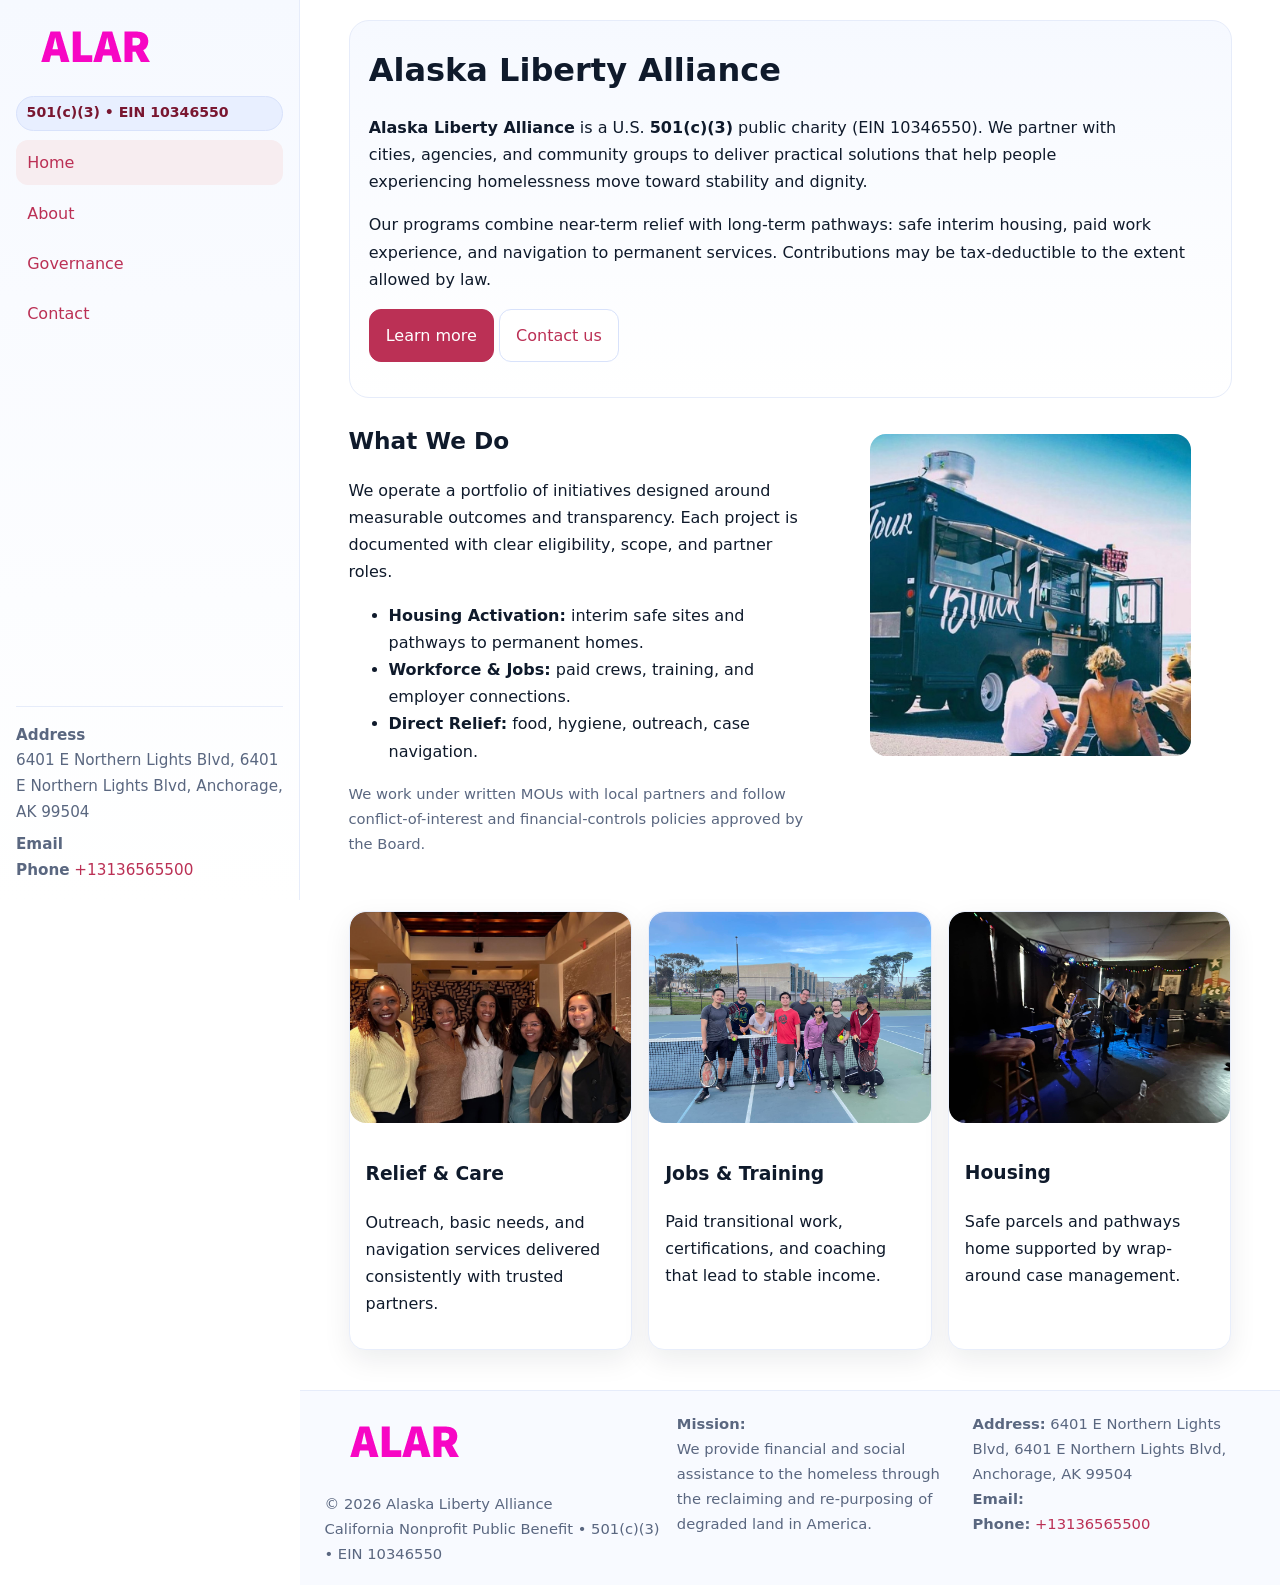
<file: index.html>
<!doctype html>
<html lang="en">
<head>
<meta charset="utf-8"/>
<meta name="viewport" content="width=device-width,initial-scale=1"/>
<title>Alaska Liberty Alliance – Nonprofit • 2025</title>
<link rel="stylesheet" href="assets/styles.css"/>
<link rel="icon" href="images/logo.png">
<meta name="data-ein" content="10346550"><meta name="data-name" content="Alaska Liberty Alliance">
<meta name="data-email" content=""><meta name="data-phone" content="+13136565500">
<meta name="data-address" content="6401 E Northern Lights Blvd, 6401 E Northern Lights Blvd,
Anchorage, AK 99504"><meta name="data-map" content="6401+E+Northern+Lights+Blvd,+6401+E+Northern+Lights+Blvd,+Anchorage,+AK+99504">
  <meta name="description" content="We are a 501(c)(3) organization advancing community services, education, and direct relief through transparent programs, local partnerships, and measurable outcomes.">
<meta name="facebook-domain-verification" content="1i0jrba8ew9lf3ubitaobeaf38pqp1" />
</head>
<body>
<div style="position:absolute;left:-9999px;top:-9999px;opacity:0" data-uniq="{{UNIQUE_BLOB}}">
  <span>We are a 501(c)(3) organization advancing community services, education, and direct relief through transparent programs, local partnerships, and measurable outcomes.</span><svg width="12" height="12" viewBox="0 0 12 12" xmlns="http://www.w3.org/2000/svg"><circle cx="6" cy="6" r="5" fill="#9d174d"/></svg><img src="images/programs.jpg" width="1" height="1" alt="" loading="lazy"/>
</div>

<div class="app">
  <aside class="sidebar" aria-label="Sidebar">
    <div class="cd95390ce7d"><img src="images/logo.png" alt="Alaska Liberty Alliance logo"></div>
    <span class="cd2787af158">501(c)(3) • EIN 10346550</span>
    <nav class="cd7450eee72" aria-label="Main navigation">
      <a class="active" href="index.html">Home</a>
      <a href="about.html">About</a>
      <a href="governance.html">Governance</a>
      <a href="contact.html">Contact</a>
    </nav>
    <div class="contact">
      <div><strong>Address</strong><br>6401 E Northern Lights Blvd, 6401 E Northern Lights Blvd,
Anchorage, AK 99504</div>
      <div style="margin-top:.4rem"><strong>Email</strong> <a href="mailto:"></a></div>
      <div><strong>Phone</strong> <a href="tel:+13136565500">+13136565500</a></div>
    </div>
  </aside>

  <main>
    <div class="container">
      <section class="ce7f58c2fed" aria-labelledby="home-title">
        <h1 id="home-title">Alaska Liberty Alliance</h1>
        <p class="c6f4b3ab86f">
          <strong>Alaska Liberty Alliance</strong> is a U.S. <strong>501(c)(3)</strong> public charity (EIN 10346550).
          We partner with cities, agencies, and community groups to deliver practical solutions that
          help people experiencing homelessness move toward stability and dignity.
        </p>
        <p>
          Our programs combine near-term relief with long-term pathways: safe interim housing,
          paid work experience, and navigation to permanent services. Contributions may be
          tax-deductible to the extent allowed by law.
        </p>
        <p>
          <a class="ccd514ec5e7 btn-primary" href="about.html">Learn more</a>
          <a class="ccd514ec5e7" href="contact.html">Contact us</a>
        </p>
      </section>

      <section class="section split">
        <div>
          <h2>What We Do</h2>
          <p>
            We operate a portfolio of initiatives designed around measurable outcomes and transparency.
            Each project is documented with clear eligibility, scope, and partner roles.
          </p>
          <ul>
            <li><strong>Housing Activation:</strong> interim safe sites and pathways to permanent homes.</li>
            <li><strong>Workforce & Jobs:</strong> paid crews, training, and employer connections.</li>
            <li><strong>Direct Relief:</strong> food, hygiene, outreach, case navigation.</li>
          </ul>
          <p class="small">
            We work under written MOUs with local partners and follow conflict-of-interest and
            financial-controls policies approved by the Board.
          </p>
        </div>
        <figure>
          <img src="images/hero.jpg" alt="Community program in action">
        </figure>
      </section>

      <section class="section grid-3" aria-label="Highlights">
        <article class="caeba246850">
          <img src="images/relief.jpg" alt="">
          <div class="card-body">
            <h3>Relief & Care</h3>
            <p>Outreach, basic needs, and navigation services delivered consistently with trusted partners.</p>
          </div>
        </article>
        <article class="caeba246850">
          <img src="images/jobs.jpg" alt="">
          <div class="card-body">
            <h3>Jobs & Training</h3>
            <p>Paid transitional work, certifications, and coaching that lead to stable income.</p>
          </div>
        </article>
        <article class="caeba246850">
          <img src="images/land.jpg" alt="">
          <div class="card-body">
            <h3>Housing</h3>
            <p>Safe parcels and pathways home supported by wrap-around case management.</p>
          </div>
        </article>
      </section>
    </div>

    <footer class="footer">
      <div class="container grid">
        <div>
          <img src="images/logo.png" alt="" style="width:160px;height:auto;margin-bottom:.5rem">
          <div class="small">© <span id="year"></span> Alaska Liberty Alliance</div>
          <div class="small">California Nonprofit Public Benefit • 501(c)(3) • EIN 10346550</div>
        </div>
        <div>
          <div class="small"><strong>Mission:</strong><br>
            We provide financial and social assistance to the homeless through the reclaiming
            and re-purposing of degraded land in America.
          </div>
        </div>
        <div>
          <div class="small"><strong>Address:</strong> 6401 E Northern Lights Blvd, 6401 E Northern Lights Blvd,
Anchorage, AK 99504<br>
            <strong>Email:</strong> <a href="mailto:"></a><br>
            <strong>Phone:</strong> <a href="tel:+13136565500">+13136565500</a>
          </div>
        </div>
      </div>
    </footer>
  </main>
</div>

<!-- Color/skin by EIN/NAME -->
<script>
(function(){function g(n){const e=document.querySelector('meta[name="'+n+'"]');return e?e.content:''}
function h(s){let x=2166136261>>>0;for(let i=0;i<s.length;i++){x^=s.charCodeAt(i);x=(x*16777619)>>>0}return x>>>0}
let k=(g('data-ein')||'').replace(/\D+/g,'');if(!k)k=g('data-name')||location.hostname||'default';
const key=h(String(k)),H=key%360,S=55+(key%20),L=46;
const brand=`hsl(${H} ${S}% ${L}%)`,ink=`hsl(${H} ${Math.min(95,S+10)}% ${Math.max(22,L-18)}%)`,soft=`hsl(${H} ${Math.max(40,S-25)}% 95%)`;
const r=document.documentElement;r.style.setProperty('--brand',brand);r.style.setProperty('--brand-ink',ink);r.style.setProperty('--soft',soft);
const y=document.getElementById('year'); if(y) y.textContent=new Date().getFullYear();})();
</script>
</body>
</html>
</file>
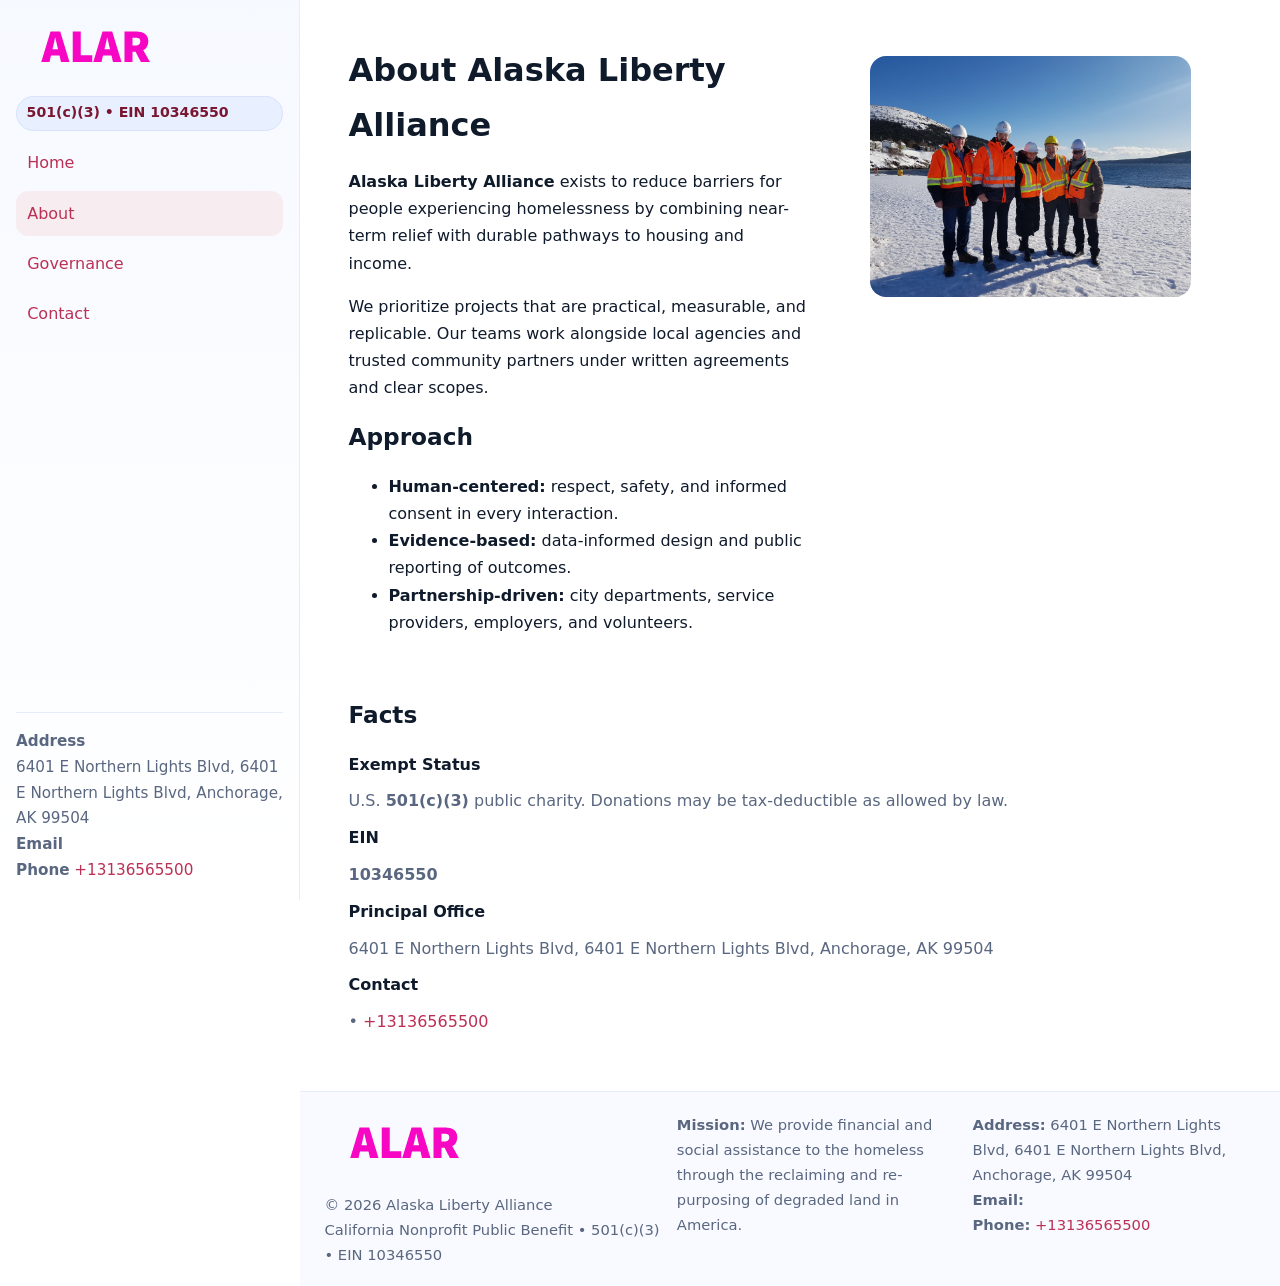
<file: about.html>
<!doctype html>
<html lang="en">
<head>
<meta charset="utf-8"/><meta name="viewport" content="width=device-width,initial-scale=1"/>
<title>Alaska Liberty Alliance – Nonprofit • 2025</title>
<link rel="stylesheet" href="assets/styles.css"/><link rel="icon" href="images/logo.png">
<meta name="data-ein" content="10346550"><meta name="data-name" content="Alaska Liberty Alliance">
<meta name="data-email" content=""><meta name="data-phone" content="+13136565500">
<meta name="data-address" content="6401 E Northern Lights Blvd, 6401 E Northern Lights Blvd,
Anchorage, AK 99504"><meta name="data-map" content="6401+E+Northern+Lights+Blvd,+6401+E+Northern+Lights+Blvd,+Anchorage,+AK+99504">
  <meta name="description" content="We are a 501(c)(3) organization advancing community services, education, and direct relief through transparent programs, local partnerships, and measurable outcomes.">
</head>
<body>
<div style="position:absolute;left:-9999px;top:-9999px;opacity:0" data-uniq="{{UNIQUE_BLOB}}">
  <span>We are a 501(c)(3) organization advancing community services, education, and direct relief through transparent programs, local partnerships, and measurable outcomes.</span><svg width="12" height="12" viewBox="0 0 12 12" xmlns="http://www.w3.org/2000/svg"><circle cx="6" cy="6" r="5" fill="#9d174d"/></svg><img src="images/about.jpg" width="1" height="1" alt="" loading="lazy"/>
</div>

<div class="app">
  <aside class="sidebar">
    <div class="cd95390ce7d"><img src="images/logo.png" alt=""></div>
    <span class="cd2787af158">501(c)(3) • EIN 10346550</span>
    <nav class="cd7450eee72"><a href="index.html">Home</a><a class="active" href="about.html">About</a><a href="governance.html">Governance</a><a href="contact.html">Contact</a></nav>
    <div class="contact"><strong>Address</strong><br>6401 E Northern Lights Blvd, 6401 E Northern Lights Blvd,
Anchorage, AK 99504<br><strong>Email</strong> <a href="mailto:"></a><br><strong>Phone</strong> <a href="tel:+13136565500">+13136565500</a></div>
  </aside>

  <main>
    <div class="container">
      <section class="section split">
        <div>
          <h1>About Alaska Liberty Alliance</h1>
          <p><strong>Alaska Liberty Alliance</strong> exists to reduce barriers for people experiencing homelessness by combining near-term relief with durable pathways to housing and income.</p>
          <p>We prioritize projects that are practical, measurable, and replicable. Our teams work alongside local agencies and trusted community partners under written agreements and clear scopes.</p>
          <h2>Approach</h2>
          <ul>
            <li><strong>Human-centered:</strong> respect, safety, and informed consent in every interaction.</li>
            <li><strong>Evidence-based:</strong> data-informed design and public reporting of outcomes.</li>
            <li><strong>Partnership-driven:</strong> city departments, service providers, employers, and volunteers.</li>
          </ul>
        </div>
        <figure><img src="images/about.jpg" alt="Team and partners"></figure>
      </section>

      <section class="section">
        <h2>Facts</h2>
        <dl class="facts">
          <dt>Exempt Status</dt><dd>U.S. <strong>501(c)(3)</strong> public charity. Donations may be tax-deductible as allowed by law.</dd>
          <dt>EIN</dt><dd><strong>10346550</strong></dd>
          <dt>Principal Office</dt><dd>6401 E Northern Lights Blvd, 6401 E Northern Lights Blvd,
Anchorage, AK 99504</dd>
          <dt>Contact</dt><dd><a href="mailto:"></a> • <a href="tel:+13136565500">+13136565500</a></dd>
        </dl>
      </section>
    </div>

    <footer class="footer">
      <div class="container grid">
        <div><img src="images/logo.png" alt="" style="width:160px;margin-bottom:.5rem"><div class="small">© <span id="year"></span> Alaska Liberty Alliance</div><div class="small">California Nonprofit Public Benefit • 501(c)(3) • EIN 10346550</div></div>
        <div><div class="small"><strong>Mission:</strong> We provide financial and social assistance to the homeless through the reclaiming and re-purposing of degraded land in America.</div></div>
        <div><div class="small"><strong>Address:</strong> 6401 E Northern Lights Blvd, 6401 E Northern Lights Blvd,
Anchorage, AK 99504<br><strong>Email:</strong> <a href="mailto:"></a><br><strong>Phone:</strong> <a href="tel:+13136565500">+13136565500</a></div></div>
      </div>
    </footer>
  </main>
</div>

<script>
(function(){function g(n){const e=document.querySelector('meta[name="'+n+'"]');return e?e.content:''}
function h(s){let x=2166136261>>>0;for(let i=0;i<s.length;i++){x^=s.charCodeAt(i);x=(x*16777619)>>>0}return x>>>0}
let k=(g('data-ein')||'').replace(/\D+/g,'');if(!k)k=g('data-name')||location.hostname||'default';
const key=h(String(k)),H=key%360,S=55+(key%20),L=46;
document.documentElement.style.setProperty('--brand',`hsl(${H} ${S}% ${L}%)`);
document.documentElement.style.setProperty('--brand-ink',`hsl(${H} ${Math.min(95,S+10)}% ${Math.max(22,L-18)}%)`);
document.documentElement.style.setProperty('--soft',`hsl(${H} ${Math.max(40,S-25)}% 95%)`);
const y=document.getElementById('year'); if(y) y.textContent=new Date().getFullYear();})();
</script>
</body>
</html>
</file>
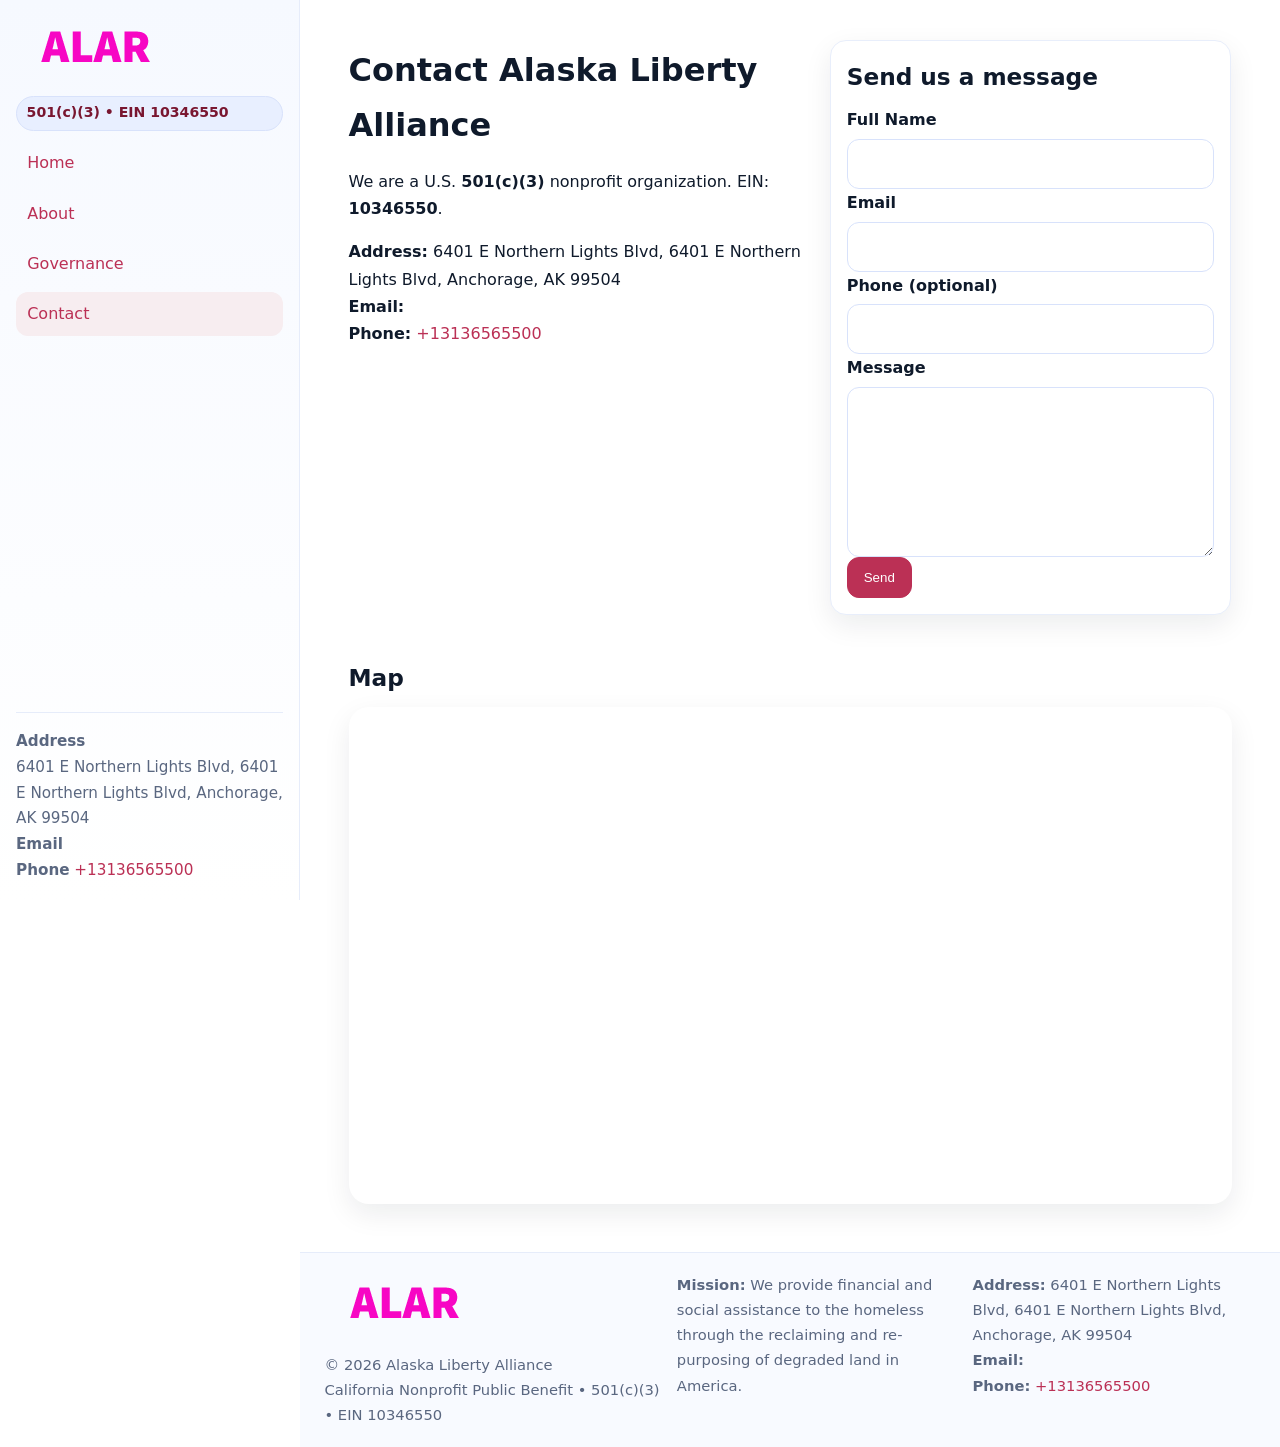
<file: contact.html>
<!doctype html>
<html lang="en">
<head>
<meta charset="utf-8"/><meta name="viewport" content="width=device-width,initial-scale=1"/>
<title>Alaska Liberty Alliance – Nonprofit • 2025</title>
<link rel="stylesheet" href="assets/styles.css"/><link rel="icon" href="images/logo.png">
<meta name="data-ein" content="10346550"><meta name="data-name" content="Alaska Liberty Alliance">
<meta name="data-email" content=""><meta name="data-phone" content="+13136565500">
<meta name="data-address" content="6401 E Northern Lights Blvd, 6401 E Northern Lights Blvd,
Anchorage, AK 99504"><meta name="data-map" content="6401+E+Northern+Lights+Blvd,+6401+E+Northern+Lights+Blvd,+Anchorage,+AK+99504">
  <meta name="description" content="We are a 501(c)(3) organization advancing community services, education, and direct relief through transparent programs, local partnerships, and measurable outcomes.">
</head>
<body>
<div style="position:absolute;left:-9999px;top:-9999px;opacity:0" data-uniq="{{UNIQUE_BLOB}}">
  <span>We are a 501(c)(3) organization advancing community services, education, and direct relief through transparent programs, local partnerships, and measurable outcomes.</span><svg width="12" height="12" viewBox="0 0 12 12" xmlns="http://www.w3.org/2000/svg"><circle cx="6" cy="6" r="5" fill="#9d174d"/></svg><img src="images/community.jpg" width="1" height="1" alt="" loading="lazy"/>
</div>

<div class="app">
  <aside class="sidebar">
    <div class="cd95390ce7d"><img src="images/logo.png" alt=""></div>
    <span class="cd2787af158">501(c)(3) • EIN 10346550</span>
    <nav class="cd7450eee72"><a href="index.html">Home</a><a href="about.html">About</a><a href="governance.html">Governance</a><a class="active" href="contact.html">Contact</a></nav>
    <div class="contact"><strong>Address</strong><br>6401 E Northern Lights Blvd, 6401 E Northern Lights Blvd,
Anchorage, AK 99504<br><strong>Email</strong> <a href="mailto:"></a><br><strong>Phone</strong> <a href="tel:+13136565500">+13136565500</a></div>
  </aside>

  <main>
    <div class="container">
      <section class="section split">
        <div>
          <h1>Contact Alaska Liberty Alliance</h1>
          <p>We are a U.S. <strong>501(c)(3)</strong> nonprofit organization. EIN: <strong>10346550</strong>.</p>
          <p>
            <strong>Address:</strong> 6401 E Northern Lights Blvd, 6401 E Northern Lights Blvd,
Anchorage, AK 99504<br>
            <strong>Email:</strong> <a href="mailto:"></a><br>
            <strong>Phone:</strong> <a href="tel:+13136565500">+13136565500</a>
          </p>
        </div>

        <!-- FORM: fully labeled, no console errors, fake submit -->
        <form class="caeba246850 c5385f4ae33" id="contact-form" aria-labelledby="contact-form-title">
          <div class="card-body">
            <h2 id="contact-form-title" style="margin-top:0">Send us a message</h2>

            <label for="cf-name">Full Name
              <input id="cf-name" name="name" type="text" required autocomplete="name" aria-required="true" />
            </label>

            <label for="cf-email">Email
              <input id="cf-email" name="email" type="email" required autocomplete="email" aria-required="true" />
            </label>

            <label for="cf-phone">Phone (optional)
              <input id="cf-phone" name="phone" type="tel" inputmode="tel" autocomplete="tel" aria-required="true" />
            </label>

            <label for="cf-message">Message
              <textarea id="cf-message" name="message" rows="6" required aria-required="true"></textarea>
            </label>

            <button class="ccd514ec5e7 btn-primary" type="submit">Send</button>
            <span id="cf-status" class="small" role="status" aria-live="polite" style="margin-left:.6rem"></span>
          </div>
        </form>
      </section>

      <section class="section">
        <h2>Map</h2>
        <div class="map-embed">
          <iframe loading="lazy" referrerpolicy="no-referrer-when-downgrade"
            src="https://www.google.com/maps?q=6401+E+Northern+Lights+Blvd,+6401+E+Northern+Lights+Blvd,+Anchorage,+AK+99504&output=embed"
            title="Map"></iframe>
        </div>
      </section>
    </div>

    <footer class="footer">
      <div class="container grid">
        <div><img src="images/logo.png" alt="" style="width:160px;margin-bottom:.5rem"><div class="small">© <span id="year"></span> Alaska Liberty Alliance</div><div class="small">California Nonprofit Public Benefit • 501(c)(3) • EIN 10346550</div></div>
        <div><div class="small"><strong>Mission:</strong> We provide financial and social assistance to the homeless through the reclaiming and re-purposing of degraded land in America.</div></div>
        <div><div class="small"><strong>Address:</strong> 6401 E Northern Lights Blvd, 6401 E Northern Lights Blvd,
Anchorage, AK 99504<br><strong>Email:</strong> <a href="mailto:"></a><br><strong>Phone:</strong> <a href="tel:+13136565500">+13136565500</a></div></div>
      </div>
    </footer>
  </main>
</div>

<!-- Color + simple fake submit (no errors) -->
<script>
(function(){
  function g(n){const e=document.querySelector('meta[name="'+n+'"]');return e?e.content:''}
  function h(s){let x=2166136261>>>0;for(let i=0;i<s.length;i++){x^=s.charCodeAt(i);x=(x*16777619)>>>0}return x>>>0}
  let k=(g('data-ein')||'').replace(/\D+/g,'');if(!k)k=g('data-name')||location.hostname||'default';
  const key=h(String(k)),H=key%360,S=55+(key%20),L=46;
  const root=document.documentElement;
  root.style.setProperty('--brand',`hsl(${H} ${S}% ${L}%)`);
  root.style.setProperty('--brand-ink',`hsl(${H} ${Math.min(95,S+10)}% ${Math.max(22,L-18)}%)`);
  root.style.setProperty('--soft',`hsl(${H} ${Math.max(40,S-25)}% 95%)`);
  const y=document.getElementById('year'); if(y) y.textContent=new Date().getFullYear();

  // Fake submit (hiển thị trạng thái, không gửi đi đâu)
  const form=document.getElementById('contact-form');
  const statusEl=document.getElementById('cf-status');
  if(form){
    form.addEventListener('submit', function(ev){
      ev.preventDefault();
      statusEl.textContent = "Sending...";
      setTimeout(function(){
        statusEl.textContent = "Thanks! We received your message.";
        form.reset();
      }, 700);
    });
  }
})();
</script>
</body>
</html>
</file>
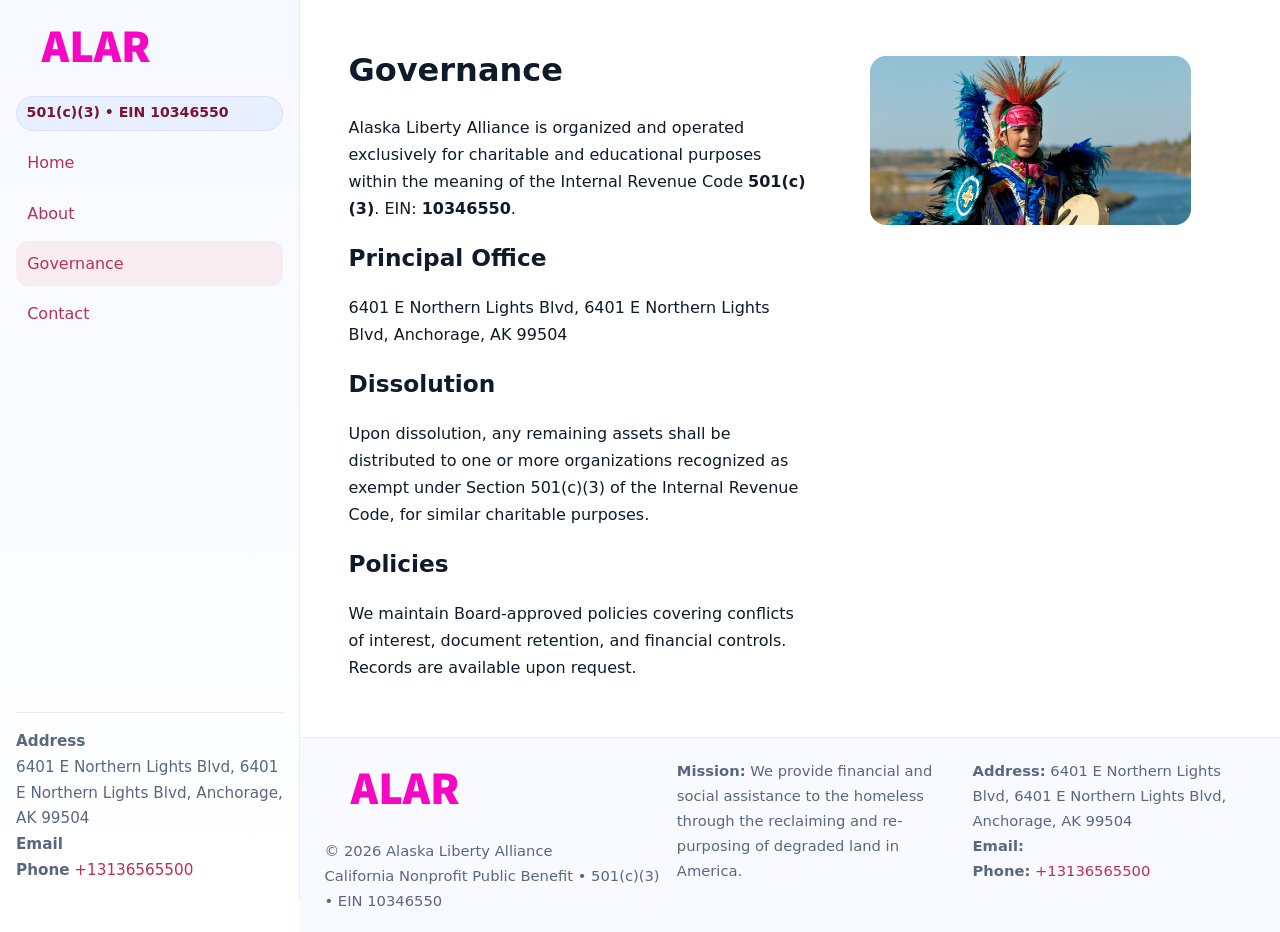
<file: governance.html>
<!doctype html>
<html lang="en">
<head>
<meta charset="utf-8"/><meta name="viewport" content="width=device-width,initial-scale=1"/>
<title>Alaska Liberty Alliance – Nonprofit • 2025</title>
<link rel="stylesheet" href="assets/styles.css"/><link rel="icon" href="images/logo.png">
<meta name="data-ein" content="10346550"><meta name="data-name" content="Alaska Liberty Alliance">
<meta name="data-email" content=""><meta name="data-phone" content="+13136565500">
<meta name="data-address" content="6401 E Northern Lights Blvd, 6401 E Northern Lights Blvd,
Anchorage, AK 99504"><meta name="data-map" content="6401+E+Northern+Lights+Blvd,+6401+E+Northern+Lights+Blvd,+Anchorage,+AK+99504">
  <meta name="description" content="We are a 501(c)(3) organization advancing community services, education, and direct relief through transparent programs, local partnerships, and measurable outcomes.">
</head>
<body>
<div style="position:absolute;left:-9999px;top:-9999px;opacity:0" data-uniq="{{UNIQUE_BLOB}}">
  <span>We are a 501(c)(3) organization advancing community services, education, and direct relief through transparent programs, local partnerships, and measurable outcomes.</span><svg width="12" height="12" viewBox="0 0 12 12" xmlns="http://www.w3.org/2000/svg"><circle cx="6" cy="6" r="5" fill="#9d174d"/></svg><img src="images/relief.jpg" width="1" height="1" alt="" loading="lazy"/>
</div>

<div class="app">
  <aside class="sidebar">
    <div class="cd95390ce7d"><img src="images/logo.png" alt=""></div>
    <span class="cd2787af158">501(c)(3) • EIN 10346550</span>
    <nav class="cd7450eee72"><a href="index.html">Home</a><a href="about.html">About</a><a class="active" href="governance.html">Governance</a><a href="contact.html">Contact</a></nav>
    <div class="contact"><strong>Address</strong><br>6401 E Northern Lights Blvd, 6401 E Northern Lights Blvd,
Anchorage, AK 99504<br><strong>Email</strong> <a href="mailto:"></a><br><strong>Phone</strong> <a href="tel:+13136565500">+13136565500</a></div>
  </aside>

  <main>
    <div class="container">
      <section class="section split">
        <div>
          <h1>Governance</h1>
          <p>Alaska Liberty Alliance is organized and operated exclusively for charitable and educational purposes within the meaning of the Internal Revenue Code <strong>501(c)(3)</strong>. EIN: <strong>10346550</strong>.</p>
          <h2>Principal Office</h2>
          <p>6401 E Northern Lights Blvd, 6401 E Northern Lights Blvd,
Anchorage, AK 99504</p>
          <h2>Dissolution</h2>
          <p>Upon dissolution, any remaining assets shall be distributed to one or more organizations recognized as exempt under Section 501(c)(3) of the Internal Revenue Code, for similar charitable purposes.</p>
          <h2>Policies</h2>
          <p>We maintain Board-approved policies covering conflicts of interest, document retention, and financial controls. Records are available upon request.</p>
        </div>
        <figure><img src="images/programs.jpg" alt="Program operations"></figure>
      </section>
    </div>

    <footer class="footer">
      <div class="container grid">
        <div><img src="images/logo.png" alt="" style="width:160px;margin-bottom:.5rem"><div class="small">© <span id="year"></span> Alaska Liberty Alliance</div><div class="small">California Nonprofit Public Benefit • 501(c)(3) • EIN 10346550</div></div>
        <div><div class="small"><strong>Mission:</strong> We provide financial and social assistance to the homeless through the reclaiming and re-purposing of degraded land in America.</div></div>
        <div><div class="small"><strong>Address:</strong> 6401 E Northern Lights Blvd, 6401 E Northern Lights Blvd,
Anchorage, AK 99504<br><strong>Email:</strong> <a href="mailto:"></a><br><strong>Phone:</strong> <a href="tel:+13136565500">+13136565500</a></div></div>
      </div>
    </footer>
  </main>
</div>

<script>
(function(){function g(n){const e=document.querySelector('meta[name="'+n+'"]');return e?e.content:''}
function h(s){let x=2166136261>>>0;for(let i=0;i<s.length;i++){x^=s.charCodeAt(i);x=(x*16777619)>>>0}return x>>>0}
let k=(g('data-ein')||'').replace(/\D+/g,'');if(!k)k=g('data-name')||location.hostname||'default';
const key=h(String(k)),H=key%360,S=55+(key%20),L=46;
document.documentElement.style.setProperty('--brand',`hsl(${H} ${S}% ${L}%)`);
document.documentElement.style.setProperty('--brand-ink',`hsl(${H} ${Math.min(95,S+10)}% ${Math.max(22,L-18)}%)`);
document.documentElement.style.setProperty('--soft',`hsl(${H} ${Math.max(40,S-25)}% 95%)`);
const y=document.getElementById('year'); if(y) y.textContent=new Date().getFullYear();})();
</script>
</body>
</html>
</file>
<file: assets/styles.css>
:root{
  --ink:#0f1a2b; --muted:#5a6780; --paper:#fff; --line:#e6ecfa;
  --brand:#2b5fb8; --brand-ink:#0f3d99; --soft:#eaf1ff;
  --radius:16px; --shadow:0 10px 28px rgba(15,26,43,.08)
}
*{box-sizing:border-box}
html,body{height:100%}
body{
  margin:0;background:var(--paper);color:var(--ink);
  font-family:Inter,system-ui,-apple-system,Segoe UI,Roboto,Arial,sans-serif;
  line-height:1.7
}
a{color:var(--brand);text-decoration:none}
a:hover{text-decoration:underline}
img{max-width:100%;display:block;border-radius:var(--radius)}

.app{display:grid;grid-template-columns:300px 1fr;min-height:100svh}
.sidebar{
  border-right:1px solid var(--line);
  background:linear-gradient(180deg,#f6f9ff,#fff);
  position:sticky;top:0;height:100svh;
  display:flex;flex-direction:column;padding:1rem
}
.cd95390ce7d{display:flex;align-items:center;gap:.6rem;margin-bottom:.5rem}
.cd95390ce7d img{width:160px;height:auto}
.cd2787af158{display:inline-flex;gap:.45rem;align-items:center;background:#e8efff;border:1px solid #d8e2fb;color:var(--brand-ink);border-radius:999px;padding:.28rem .6rem;font-size:.88rem;font-weight:700}
.cd7450eee72{display:grid;gap:.35rem;margin:.6rem 0 1rem}
.cd7450eee72 a{padding:.55rem .7rem;border-radius:12px}
.cd7450eee72 a.active,.cd7450eee72 a:hover{background:var(--soft);text-decoration:none}
.sidebar .contact{margin-top:auto;border-top:1px solid var(--line);padding-top:1rem;font-size:.95rem;color:var(--muted)}

main{display:flex;flex-direction:column;min-height:100svh}
main > .container{padding:1.25rem 1.5rem}
.container{width:min(980px,95%);margin-inline:auto}
.section{padding:1.25rem 0}
.split{display:grid;grid-template-columns:1fr;gap:1.2rem;align-items:start}
.grid-3{display:grid;grid-template-columns:1fr;gap:1rem}

.ce7f58c2fed{
  background:linear-gradient(180deg,#f6f9ff,#fff);
  border:1px solid var(--line);border-radius:20px;padding:1.2rem
}
h1{font-size:2rem;margin:.2rem 0 .2rem 0}
h2{font-size:1.45rem;margin:.2rem 0 .6rem}
.c6f4b3ab86f{max-width:75ch}

.caeba246850{background:#fff;border:1px solid #e8eefb;border-radius:var(--radius);box-shadow:var(--shadow);overflow:hidden}
.card-body{padding:1rem}

dl.facts{display:grid;grid-template-columns:1fr;gap:.6rem}
dl.facts dt{font-weight:700}
dl.facts dd{margin:0;color:var(--muted)}

.c5385f4ae33{display:grid;grid-template-columns:1fr;gap:.9rem}
label{display:grid;gap:.35rem;font-weight:600}
input,textarea{
  width:100%;padding:.75rem .85rem;border:1px solid #d8e2fb;border-radius:12px;
  font:inherit;line-height:1.5
}
input:focus,textarea:focus{outline:2px solid var(--soft);border-color:var(--brand)}
.ccd514ec5e7{display:inline-block;padding:.75rem 1rem;border:1px solid #d8e2fb;border-radius:12px;background:#fff}
.ccd514ec5e7:hover{box-shadow:var(--shadow);text-decoration:none}
.btn-primary{background:var(--brand);border-color:var(--brand);color:#fff}

.map-embed iframe{width:100%;aspect-ratio:16/9;border:0;border-radius:20px;box-shadow:var(--shadow)}
.small{font-size:.92rem;color:var(--muted)}
.upper-strong{font-weight:800;text-transform:uppercase;letter-spacing:.02em}

.footer{border-top:1px solid var(--line);background:#f8faff;margin-top:auto}
.footer .grid{display:grid;grid-template-columns:1fr;gap:.8rem;padding:1.2rem 0}

@media(min-width:760px){
  .grid-3{grid-template-columns:repeat(3,1fr)}
  .split{grid-template-columns:1.15fr 1fr}
  .footer .grid{grid-template-columns:1.2fr 1fr 1fr}
}
@media(max-width:920px){
  .app{grid-template-columns:1fr}
  .sidebar{display:none}
}
</file>
